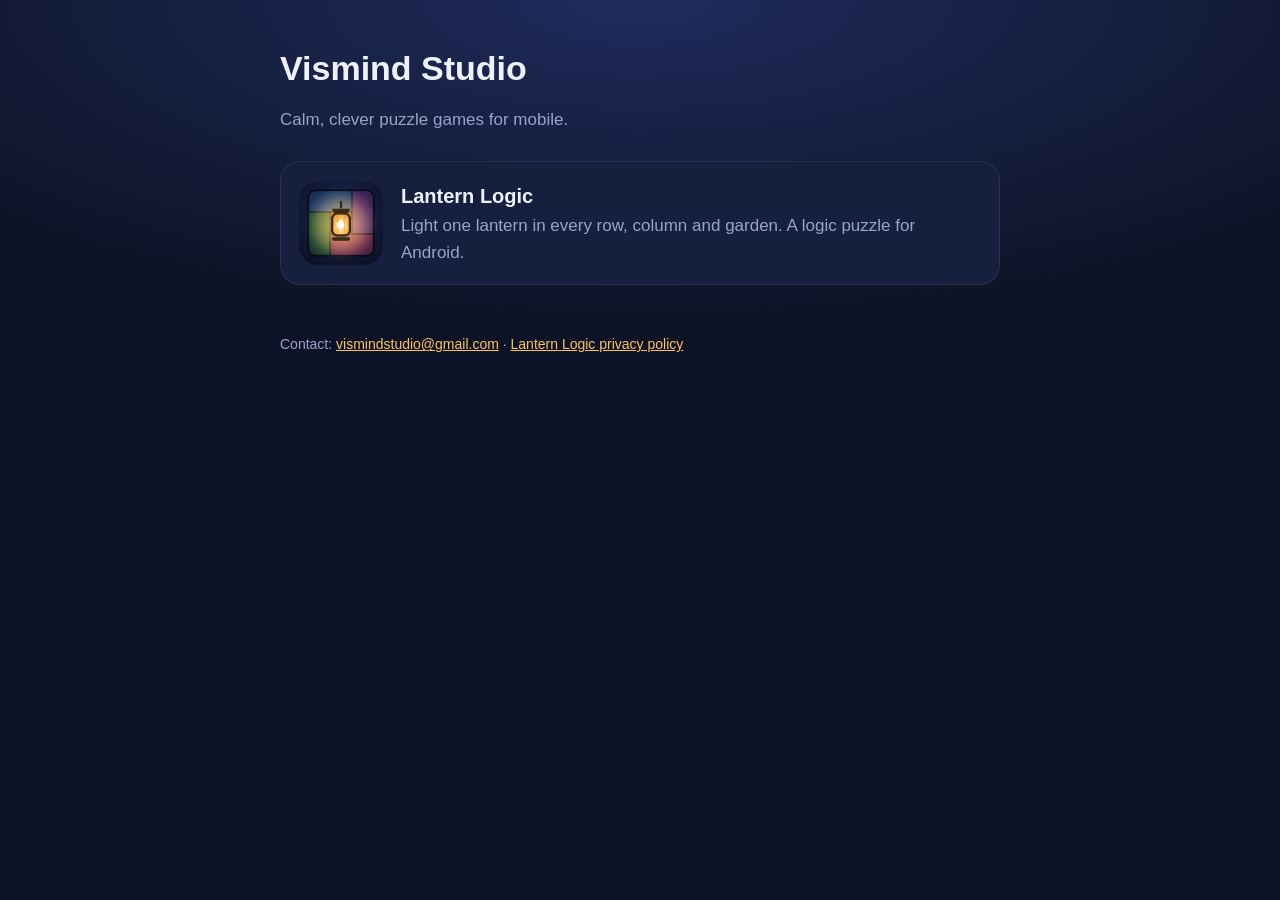
<file: index.html>
<!doctype html>
<html lang="en">
<head>
  <meta charset="utf-8">
  <meta name="viewport" content="width=device-width, initial-scale=1">
  <title>Vismind Studio</title>
  <meta name="description" content="Vismind Studio makes calm, clever puzzle games for mobile.">
  <link rel="icon" href="lantern-logic/icon.png">
  <link rel="stylesheet" href="style.css">
</head>
<body>
<main>
  <h1>Vismind Studio</h1>
  <p class="muted">Calm, clever puzzle games for mobile.</p>

  <a class="card" href="lantern-logic/">
    <img src="lantern-logic/icon.png" alt="Lantern Logic icon">
    <div><b>Lantern Logic</b><br><span class="muted">Light one lantern in every row, column and garden. A logic puzzle for Android.</span></div>
  </a>

  <footer>
    Contact: <a href="mailto:vismindstudio@gmail.com">vismindstudio@gmail.com</a> ·
    <a href="lantern-logic/privacy.html">Lantern Logic privacy policy</a>
  </footer>
</main>
</body>
</html>
</file>
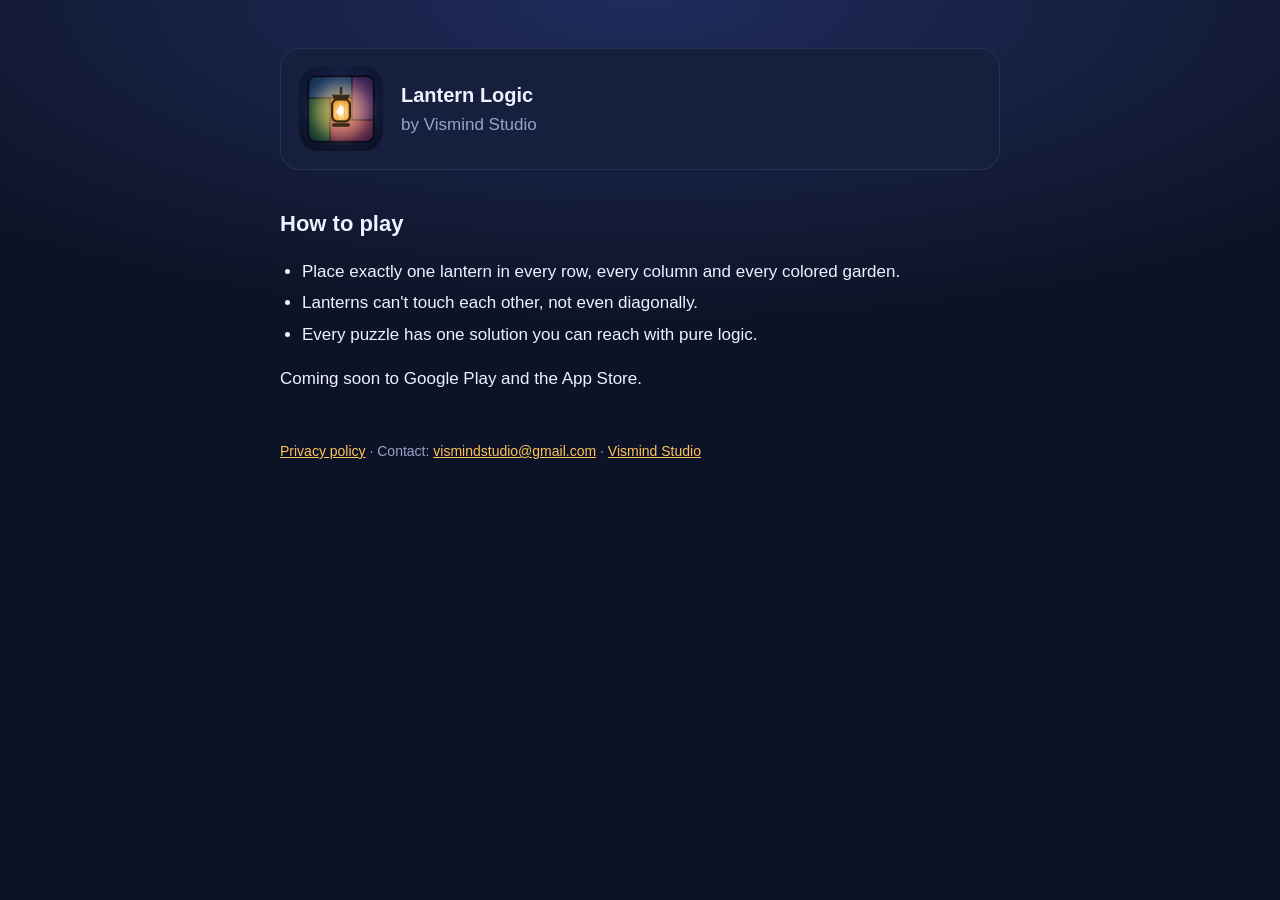
<file: lantern-logic/index.html>
<!doctype html>
<html lang="en">
<head>
  <meta charset="utf-8">
  <meta name="viewport" content="width=device-width, initial-scale=1">
  <title>Lantern Logic · Vismind Studio</title>
  <meta name="description" content="Lantern Logic: a calm logic puzzle. Place one lantern in every row, column and garden.">
  <link rel="icon" href="icon.png">
  <link rel="stylesheet" href="../style.css">
</head>
<body>
<main>
  <a class="card" href="#" style="margin-top:0">
    <img src="icon.png" alt="Lantern Logic icon">
    <div><b>Lantern Logic</b><br><span class="muted">by Vismind Studio</span></div>
  </a>
  <h2>How to play</h2>
  <ul>
    <li>Place exactly one lantern in every row, every column and every colored garden.</li>
    <li>Lanterns can't touch each other, not even diagonally.</li>
    <li>Every puzzle has one solution you can reach with pure logic.</li>
  </ul>
  <p>Coming soon to Google Play and the App Store.</p>
  <footer>
    <a href="privacy.html">Privacy policy</a> · Contact: <a href="mailto:vismindstudio@gmail.com">vismindstudio@gmail.com</a> · <a href="../">Vismind Studio</a>
  </footer>
</main>
</body>
</html>
</file>
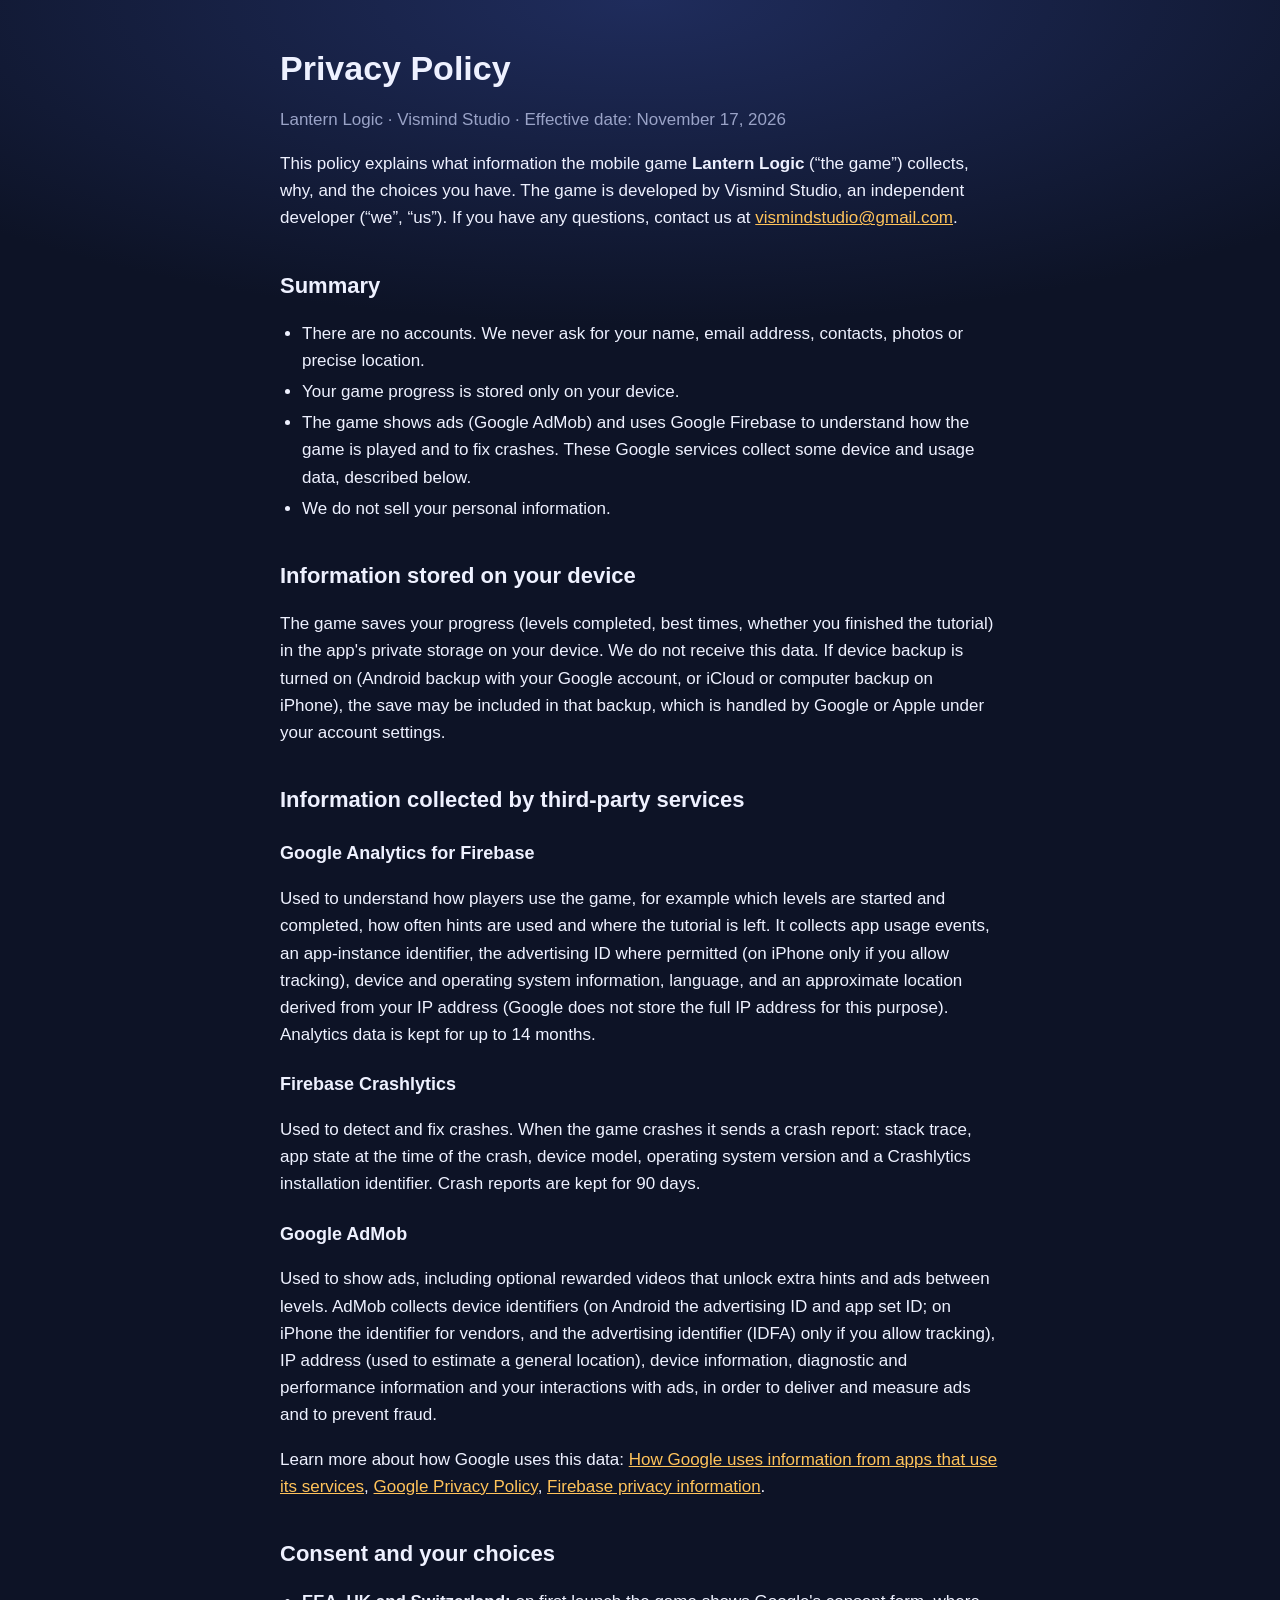
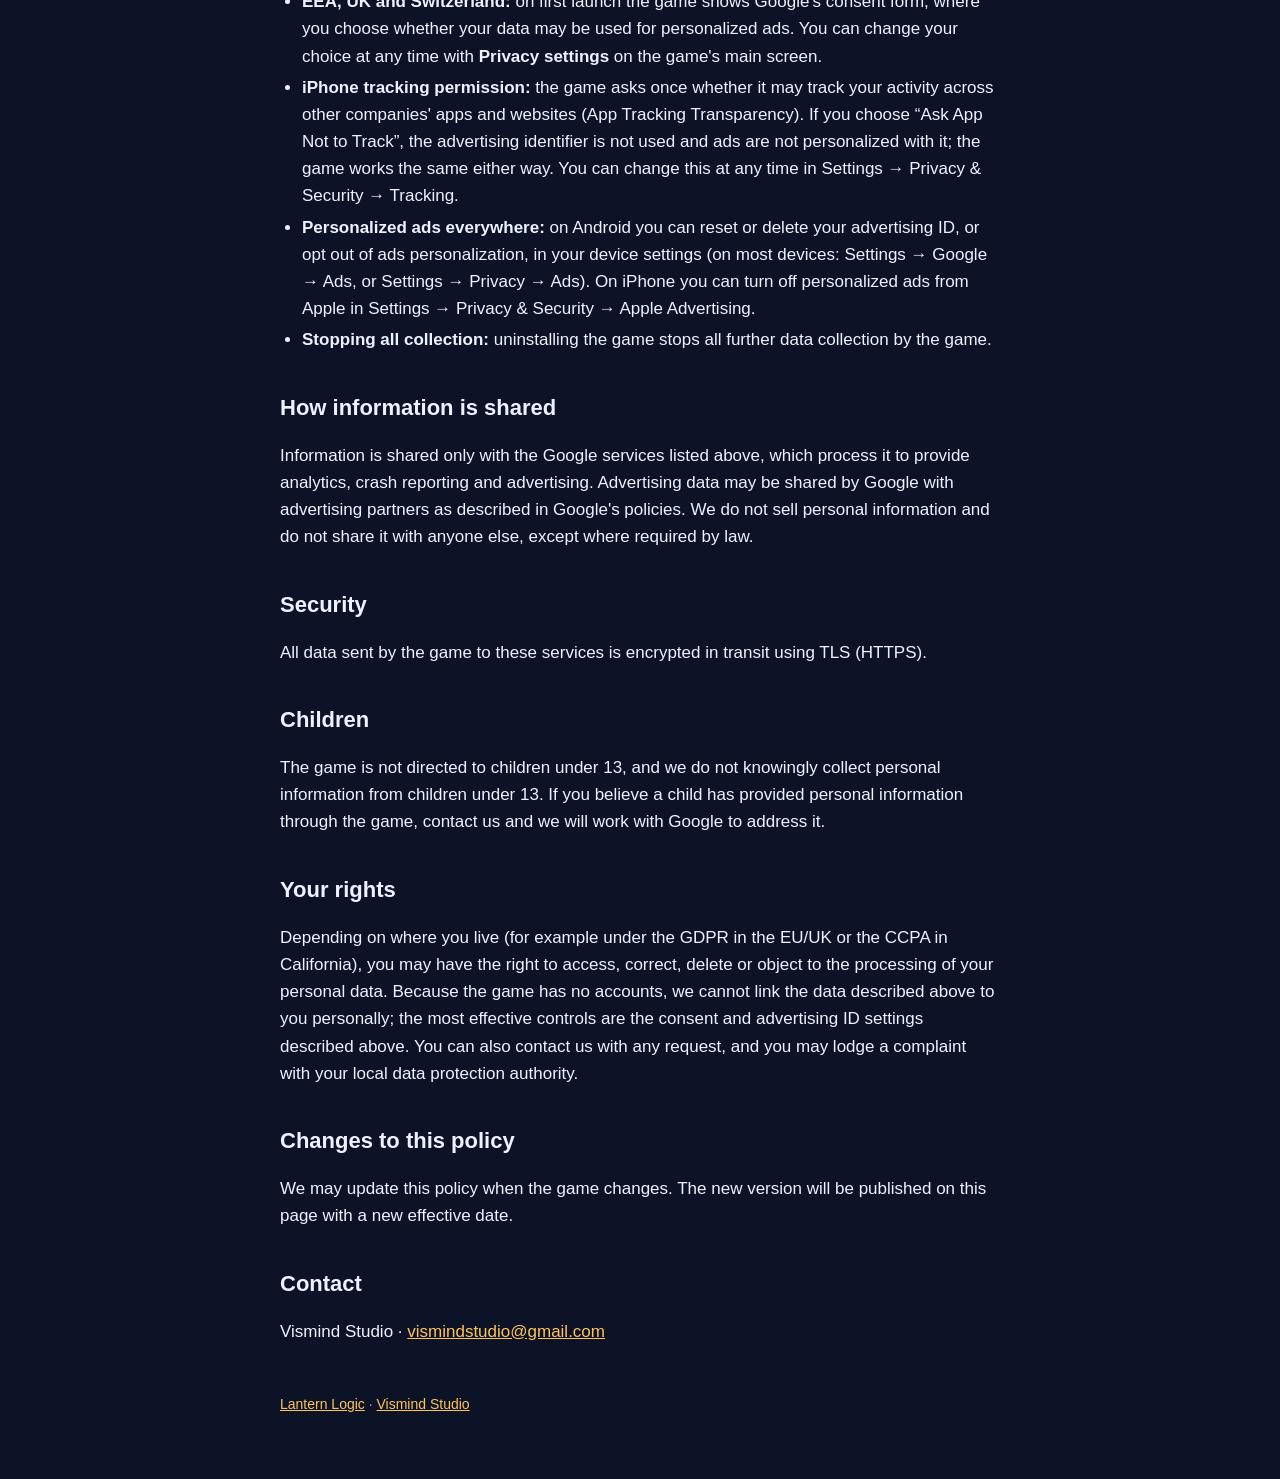
<file: lantern-logic/privacy.html>
<!doctype html>
<html lang="en">
<head>
  <meta charset="utf-8">
  <meta name="viewport" content="width=device-width, initial-scale=1">
  <title>Privacy Policy · Lantern Logic</title>
  <meta name="description" content="Privacy policy of the Lantern Logic puzzle game by Vismind Studio.">
  <link rel="icon" href="icon.png">
  <link rel="stylesheet" href="../style.css">
</head>
<body>
<main>
  <h1>Privacy Policy</h1>
  <p class="muted">Lantern Logic · Vismind Studio · Effective date: November 17, 2026</p>

  <p>This policy explains what information the mobile game <b>Lantern Logic</b> (“the game”) collects, why, and the choices you have.
  The game is developed by Vismind Studio, an independent developer (“we”, “us”). If you have any questions, contact us at
  <a href="mailto:vismindstudio@gmail.com">vismindstudio@gmail.com</a>.</p>

  <h2>Summary</h2>
  <ul>
    <li>There are no accounts. We never ask for your name, email address, contacts, photos or precise location.</li>
    <li>Your game progress is stored only on your device.</li>
    <li>The game shows ads (Google AdMob) and uses Google Firebase to understand how the game is played and to fix crashes.
      These Google services collect some device and usage data, described below.</li>
    <li>We do not sell your personal information.</li>
  </ul>

  <h2>Information stored on your device</h2>
  <p>The game saves your progress (levels completed, best times, whether you finished the tutorial) in the app's private storage
  on your device. We do not receive this data. If device backup is turned on (Android backup with your Google account, or iCloud
  or computer backup on iPhone), the save may be included in that backup, which is handled by Google or Apple under your account settings.</p>

  <h2>Information collected by third-party services</h2>

  <h3>Google Analytics for Firebase</h3>
  <p>Used to understand how players use the game, for example which levels are started and completed, how often hints are used
  and where the tutorial is left. It collects app usage events, an app-instance identifier, the advertising ID where permitted (on iPhone only if you allow tracking),
  device and operating system information, language, and an approximate location derived from your IP address (Google does not
  store the full IP address for this purpose). Analytics data is kept for up to 14 months.</p>

  <h3>Firebase Crashlytics</h3>
  <p>Used to detect and fix crashes. When the game crashes it sends a crash report: stack trace, app state at the time of the crash,
  device model, operating system version and a Crashlytics installation identifier. Crash reports are kept for 90 days.</p>

  <h3>Google AdMob</h3>
  <p>Used to show ads, including optional rewarded videos that unlock extra hints and ads between levels. AdMob collects device
  identifiers (on Android the advertising ID and app set ID; on iPhone the identifier for vendors, and the advertising identifier
  (IDFA) only if you allow tracking), IP address (used to estimate a general location), device information, diagnostic and
  performance information and your interactions with ads, in order to deliver and measure ads and to prevent fraud.</p>

  <p>Learn more about how Google uses this data:
    <a href="https://policies.google.com/technologies/partner-sites">How Google uses information from apps that use its services</a>,
    <a href="https://policies.google.com/privacy">Google Privacy Policy</a>,
    <a href="https://firebase.google.com/support/privacy">Firebase privacy information</a>.</p>

  <h2>Consent and your choices</h2>
  <ul>
    <li><b>EEA, UK and Switzerland:</b> on first launch the game shows Google's consent form, where you choose whether your data may
      be used for personalized ads. You can change your choice at any time with <b>Privacy settings</b> on the game's main screen.</li>
    <li><b>iPhone tracking permission:</b> the game asks once whether it may track your activity across other companies' apps and
      websites (App Tracking Transparency). If you choose “Ask App Not to Track”, the advertising identifier is not used and ads are
      not personalized with it; the game works the same either way. You can change this at any time in Settings → Privacy &amp;
      Security → Tracking.</li>
    <li><b>Personalized ads everywhere:</b> on Android you can reset or delete your advertising ID, or opt out of ads personalization,
      in your device settings (on most devices: Settings → Google → Ads, or Settings → Privacy → Ads). On iPhone you can turn off
      personalized ads from Apple in Settings → Privacy &amp; Security → Apple Advertising.</li>
    <li><b>Stopping all collection:</b> uninstalling the game stops all further data collection by the game.</li>
  </ul>

  <h2>How information is shared</h2>
  <p>Information is shared only with the Google services listed above, which process it to provide analytics, crash reporting and
  advertising. Advertising data may be shared by Google with advertising partners as described in Google's policies. We do not
  sell personal information and do not share it with anyone else, except where required by law.</p>

  <h2>Security</h2>
  <p>All data sent by the game to these services is encrypted in transit using TLS (HTTPS).</p>

  <h2>Children</h2>
  <p>The game is not directed to children under 13, and we do not knowingly collect personal information from children under 13.
  If you believe a child has provided personal information through the game, contact us and we will work with Google to address it.</p>

  <h2>Your rights</h2>
  <p>Depending on where you live (for example under the GDPR in the EU/UK or the CCPA in California), you may have the right to access,
  correct, delete or object to the processing of your personal data. Because the game has no accounts, we cannot link the data
  described above to you personally; the most effective controls are the consent and advertising ID settings described above.
  You can also contact us with any request, and you may lodge a complaint with your local data protection authority.</p>

  <h2>Changes to this policy</h2>
  <p>We may update this policy when the game changes. The new version will be published on this page with a new effective date.</p>

  <h2>Contact</h2>
  <p>Vismind Studio · <a href="mailto:vismindstudio@gmail.com">vismindstudio@gmail.com</a></p>

  <footer><a href="./">Lantern Logic</a> · <a href="../">Vismind Studio</a></footer>
</main>
</body>
</html>
</file>
<file: style.css>
:root { --bg: #0d1326; --card: #161f3d; --text: #eef1ff; --muted: #9aa3c7; --amber: #ffc35a; color-scheme: dark; }
* { box-sizing: border-box; }
body { margin: 0; background: radial-gradient(120% 60% at 50% 0%, #1f2c5c 0%, var(--bg) 60%) fixed, var(--bg); color: var(--text);
  font: 17px/1.6 -apple-system, BlinkMacSystemFont, 'Segoe UI', Roboto, sans-serif; }
main { max-width: 760px; margin: 0 auto; padding: 48px 20px 64px; }
a { color: var(--amber); }
h1 { font-size: 34px; line-height: 1.2; margin: 0 0 6px; }
h2 { font-size: 22px; margin: 36px 0 8px; }
h3 { font-size: 18px; margin: 22px 0 4px; }
.muted { color: var(--muted); }
.card { display: flex; gap: 18px; align-items: center; padding: 18px; margin-top: 28px; border-radius: 20px; background: var(--card); border: 1px solid rgba(255,255,255,.08); text-decoration: none; color: inherit; }
.card img { width: 84px; height: 84px; border-radius: 20px; flex: none; }
.card b { font-size: 20px; }
ul { padding-left: 22px; }
li { margin: 4px 0; }
footer { margin-top: 48px; color: var(--muted); font-size: 14px; }
</file>
